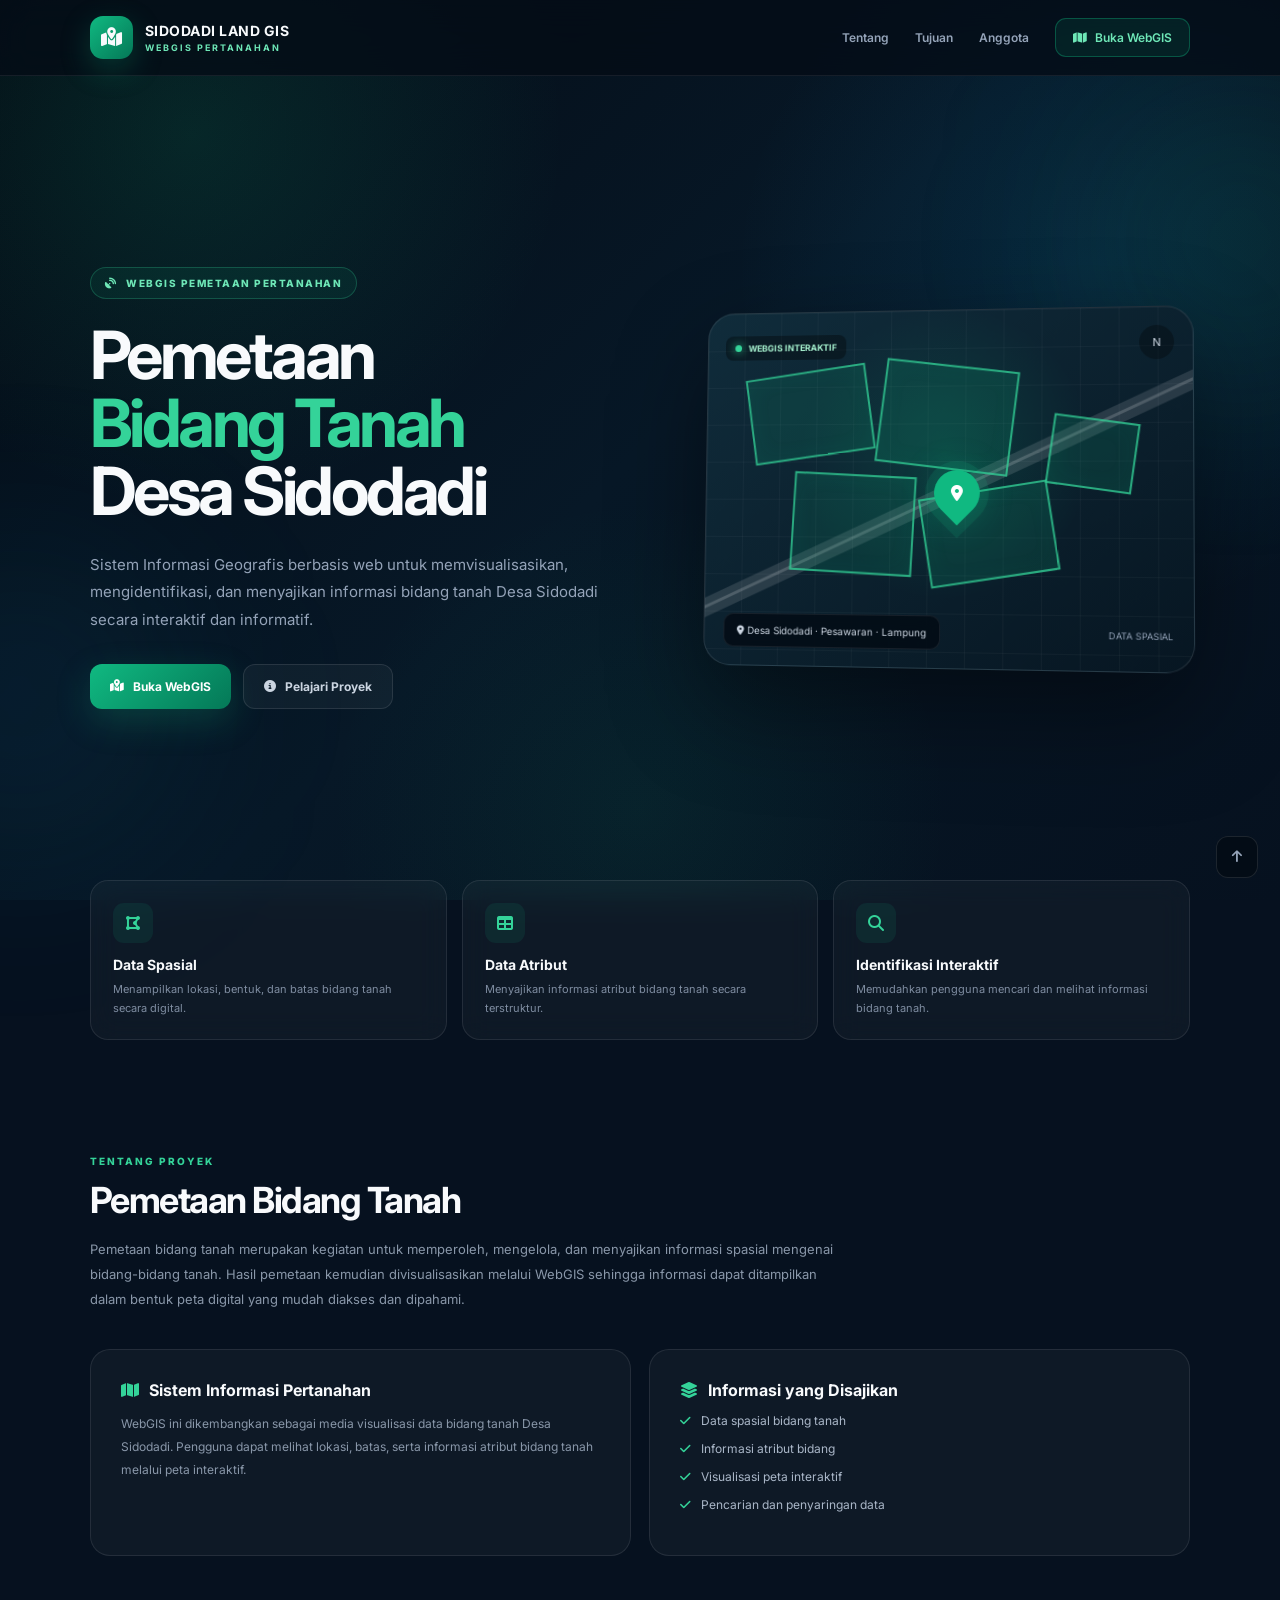
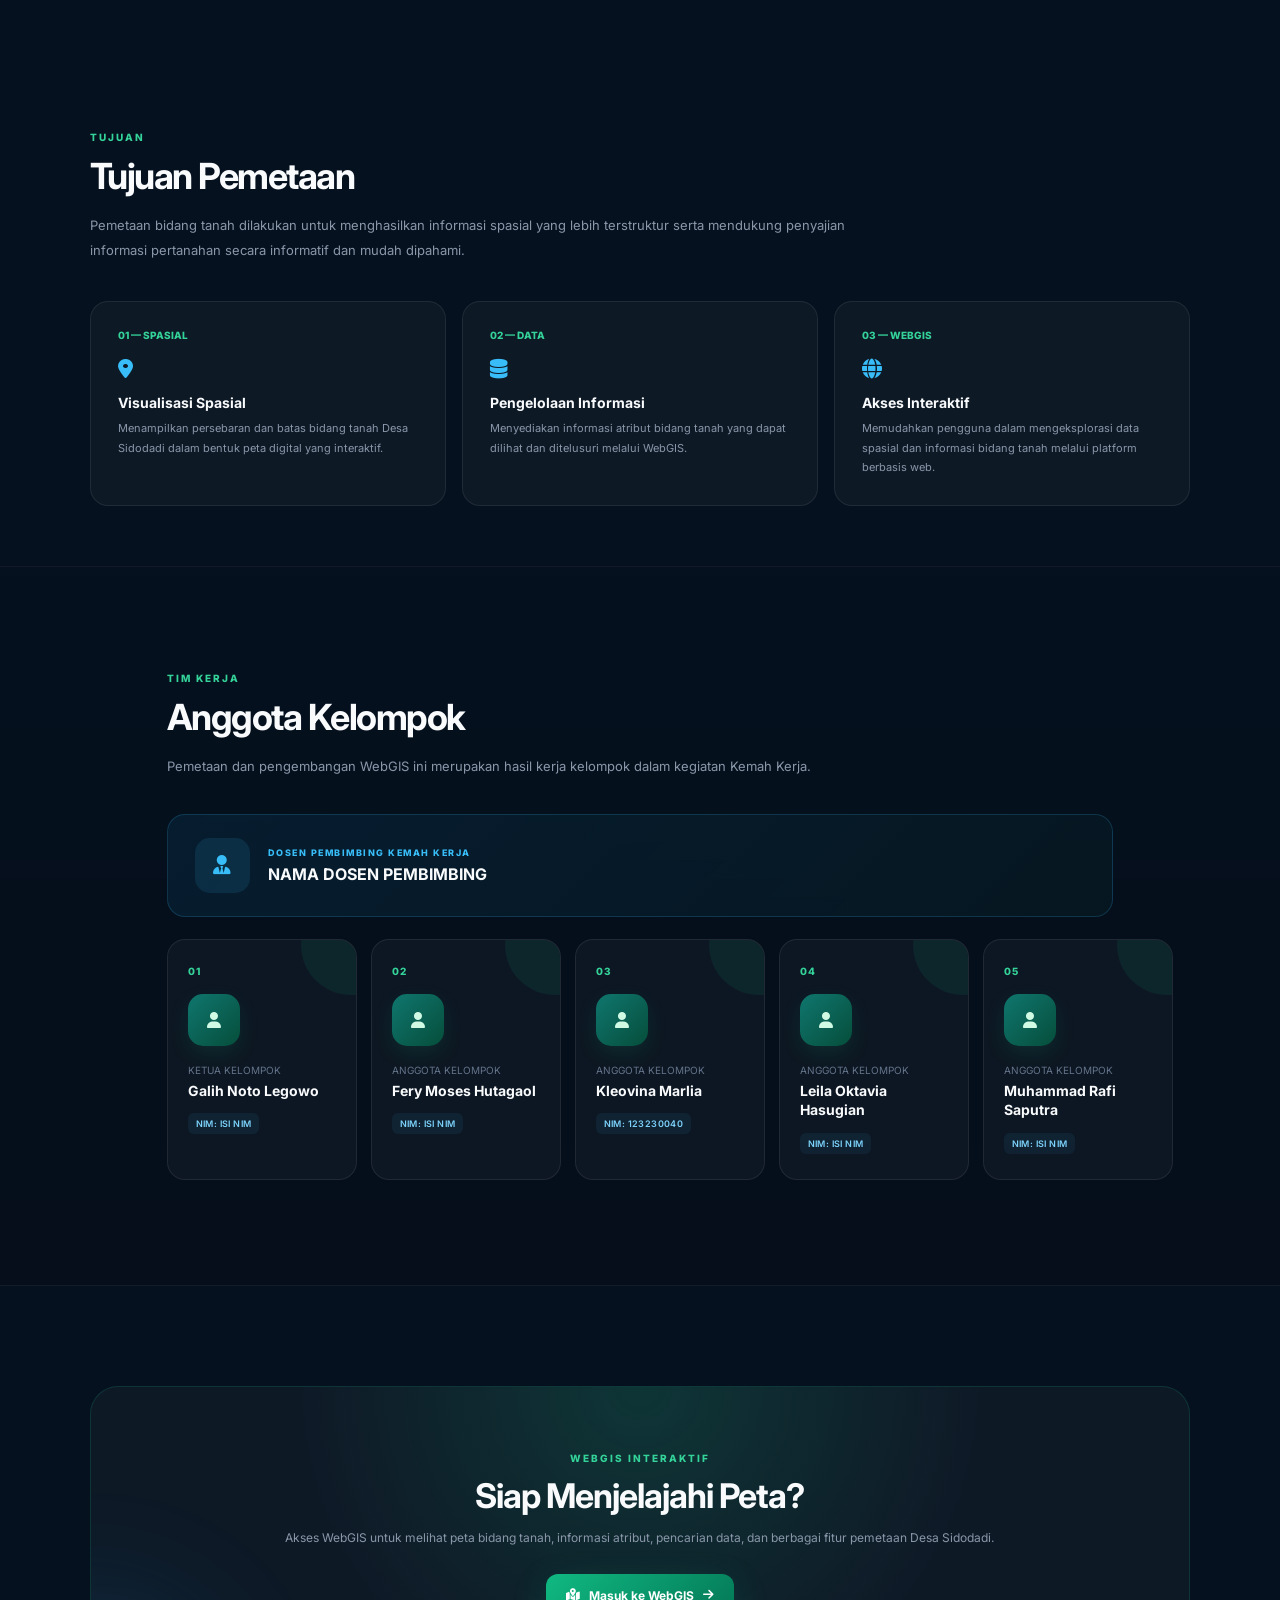
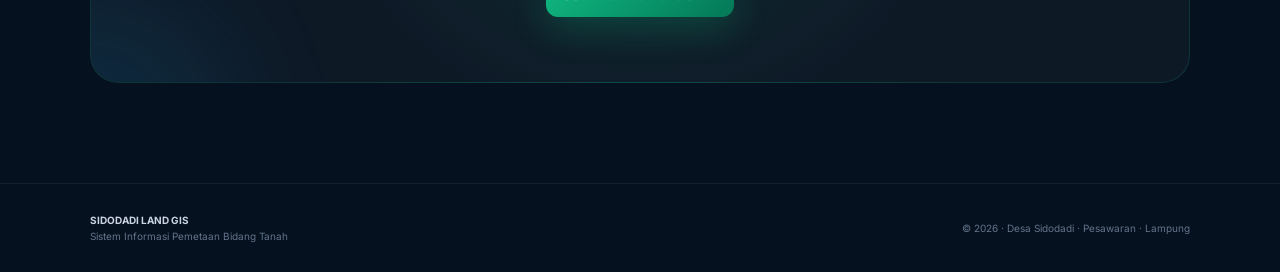
<file: index.html>
<!DOCTYPE html>
<html lang="id">
<head>
    <meta charset="UTF-8">
    <meta name="viewport" content="width=device-width, initial-scale=1.0">

    <title>SIDODADI LAND GIS | Pemetaan Bidang Tanah</title>

    <!-- GOOGLE FONT -->
    <link rel="preconnect" href="https://fonts.googleapis.com">
    <link rel="preconnect" href="https://fonts.gstatic.com" crossorigin>
    <link href="https://fonts.googleapis.com/css2?family=Inter:wght@400;500;600;700;800&display=swap" rel="stylesheet">

    <!-- FONT AWESOME -->
    <link
        rel="stylesheet"
        href="https://cdnjs.cloudflare.com/ajax/libs/font-awesome/6.5.2/css/all.min.css"
    >

    <style>
        /* =========================================================
           RESET
        ========================================================= */

        * {
            margin: 0;
            padding: 0;
            box-sizing: border-box;
        }

        html {
            scroll-behavior: smooth;
        }

        body {
            font-family: "Inter", sans-serif;
            background: #06111f;
            color: #f8fafc;
            overflow-x: hidden;
        }

        a {
            text-decoration: none;
            color: inherit;
        }

        /* =========================================================
           VARIABLES
        ========================================================= */

        :root {
            --green: #10b981;
            --green-light: #34d399;
            --green-dark: #047857;
            --blue: #38bdf8;
            --bg: #06111f;
            --bg2: #091827;
            --card: rgba(255,255,255,0.045);
            --border: rgba(255,255,255,0.09);
            --text: #f8fafc;
            --muted: #94a3b8;
        }

        /* =========================================================
           BACKGROUND
        ========================================================= */

        body::before {
            content: "";
            position: fixed;
            inset: 0;
            pointer-events: none;
            z-index: -2;
            background:
                radial-gradient(
                    circle at 15% 15%,
                    rgba(16,185,129,0.14),
                    transparent 28%
                ),
                radial-gradient(
                    circle at 85% 30%,
                    rgba(14,165,233,0.12),
                    transparent 28%
                ),
                radial-gradient(
                    circle at 50% 90%,
                    rgba(16,185,129,0.08),
                    transparent 30%
                ),
                linear-gradient(
                    135deg,
                    #040b14,
                    #071827 50%,
                    #06111f
                );
        }

        .grid-bg {
            position: fixed;
            inset: 0;
            z-index: -1;
            pointer-events: none;
            opacity: .18;
            background-image:
                linear-gradient(
                    rgba(255,255,255,.04) 1px,
                    transparent 1px
                ),
                linear-gradient(
                    90deg,
                    rgba(255,255,255,.04) 1px,
                    transparent 1px
                );
            background-size: 60px 60px;
            mask-image: linear-gradient(
                to bottom,
                black,
                transparent 90%
            );
        }

        .orb {
            position: fixed;
            border-radius: 50%;
            filter: blur(100px);
            pointer-events: none;
            z-index: -1;
        }

        .orb.one {
            width: 280px;
            height: 280px;
            background: rgba(16,185,129,.12);
            top: 100px;
            right: -100px;
        }

        .orb.two {
            width: 300px;
            height: 300px;
            background: rgba(14,165,233,.09);
            bottom: 50px;
            left: -130px;
        }

        /* =========================================================
           NAVBAR
        ========================================================= */

        .navbar {
            position: sticky;
            top: 0;
            z-index: 1000;

            height: 76px;
            padding: 0 7%;

            display: flex;
            align-items: center;
            justify-content: space-between;

            background: rgba(4,12,22,.78);
            border-bottom: 1px solid rgba(255,255,255,.07);

            backdrop-filter: blur(20px);
        }

        .brand {
            display: flex;
            align-items: center;
            gap: 12px;
        }

        .brand-icon {
            width: 43px;
            height: 43px;

            display: flex;
            align-items: center;
            justify-content: center;

            border-radius: 13px;

            background: linear-gradient(
                135deg,
                #10b981,
                #047857
            );

            box-shadow:
                0 10px 30px rgba(16,185,129,.25);
        }

        .brand-icon i {
            font-size: 19px;
        }

        .brand-text strong {
            display: block;
            font-size: 14px;
            letter-spacing: .5px;
        }

        .brand-text span {
            display: block;
            margin-top: 3px;
            color: #6ee7b7;
            font-size: 9px;
            font-weight: 700;
            letter-spacing: 2px;
        }

        .nav-menu {
            display: flex;
            align-items: center;
            gap: 26px;
        }

        .nav-menu a {
            color: #94a3b8;
            font-size: 12px;
            font-weight: 600;
            transition: .25s;
        }

        .nav-menu a:hover {
            color: white;
        }

        .nav-webgis {
            display: flex !important;
            align-items: center;
            gap: 8px;

            padding: 11px 17px;

            border: 1px solid rgba(16,185,129,.35);
            border-radius: 11px;

            background: rgba(16,185,129,.10);
            color: #6ee7b7 !important;
        }

        .nav-webgis:hover {
            background: #10b981;
            color: white !important;
            transform: translateY(-2px);
        }

        /* =========================================================
           HERO
        ========================================================= */

        .hero {
            width: 86%;
            max-width: 1250px;
            min-height: calc(100vh - 76px);

            margin: auto;

            display: grid;
            grid-template-columns: 1.05fr .95fr;
            align-items: center;

            gap: 65px;
            padding: 70px 0;
        }

        .hero-content {
            animation: fadeUp .8s ease both;
        }

        @keyframes fadeUp {
            from {
                opacity: 0;
                transform: translateY(25px);
            }

            to {
                opacity: 1;
                transform: translateY(0);
            }
        }

        .badge {
            display: inline-flex;
            align-items: center;
            gap: 9px;

            padding: 9px 14px;

            border: 1px solid rgba(52,211,153,.25);
            border-radius: 30px;

            background: rgba(16,185,129,.08);

            color: #6ee7b7;

            font-size: 10px;
            font-weight: 800;
            letter-spacing: 1.5px;

            margin-bottom: 23px;
        }

        .badge i {
            font-size: 11px;
        }

        .hero h1 {
            font-size: clamp(42px, 5.2vw, 72px);
            line-height: 1.02;
            letter-spacing: -3.5px;
            margin-bottom: 25px;
        }

        .hero h1 .green {
            display: block;
            color: var(--green-light);
        }

        .hero-description {
            max-width: 650px;

            color: #94a3b8;

            font-size: 15px;
            line-height: 1.85;

            margin-bottom: 30px;
        }

        .hero-buttons {
            display: flex;
            flex-wrap: wrap;
            gap: 12px;
        }

        .btn {
            display: inline-flex;
            align-items: center;
            justify-content: center;
            gap: 9px;

            padding: 14px 20px;

            border-radius: 12px;

            font-size: 12px;
            font-weight: 700;

            transition: .25s;
        }

        .btn-primary {
            background: linear-gradient(
                135deg,
                #10b981,
                #047857
            );

            color: white;

            box-shadow:
                0 12px 35px rgba(16,185,129,.22);
        }

        .btn-primary:hover {
            transform: translateY(-3px);
            box-shadow:
                0 18px 40px rgba(16,185,129,.32);
        }

        .btn-secondary {
            border: 1px solid rgba(255,255,255,.10);
            background: rgba(255,255,255,.04);
            color: #cbd5e1;
        }

        .btn-secondary:hover {
            background: rgba(255,255,255,.08);
            color: white;
        }

        /* =========================================================
           HERO MAP
        ========================================================= */

        .hero-map {
            position: relative;
            height: 470px;

            display: flex;
            align-items: center;
            justify-content: center;

            animation: fadeMap 1s ease .15s both;
        }

        @keyframes fadeMap {
            from {
                opacity: 0;
                transform: scale(.94);
            }

            to {
                opacity: 1;
                transform: scale(1);
            }
        }

        .map-card {
            width: 100%;
            max-width: 500px;
            height: 360px;

            position: relative;
            overflow: hidden;

            border-radius: 28px;

            border: 1px solid rgba(255,255,255,.11);

            background:
                linear-gradient(
                    145deg,
                    #102c3b,
                    #071622
                );

            box-shadow:
                0 40px 100px rgba(0,0,0,.42);

            transform:
                perspective(1200px)
                rotateY(-7deg)
                rotateX(3deg);
        }

        .map-card::before {
            content: "";
            position: absolute;
            inset: 0;

            background:
                radial-gradient(
                    circle at 50% 40%,
                    rgba(16,185,129,.16),
                    transparent 45%
                );
        }

        .map-grid {
            position: absolute;
            inset: 0;

            opacity: .20;

            background-image:
                linear-gradient(
                    rgba(255,255,255,.18) 1px,
                    transparent 1px
                ),
                linear-gradient(
                    90deg,
                    rgba(255,255,255,.18) 1px,
                    transparent 1px
                );

            background-size: 38px 38px;
        }

        .road {
            position: absolute;

            width: 125%;
            height: 18px;

            left: -10%;
            top: 48%;

            background: rgba(255,255,255,.12);

            transform: rotate(-25deg);
        }

        .road::after {
            content: "";

            position: absolute;

            left: 0;
            right: 0;
            top: 7px;

            height: 3px;

            background: rgba(255,255,255,.17);
        }

        .parcel {
            position: absolute;

            border: 2px solid rgba(52,211,153,.75);

            background: rgba(16,185,129,.14);

            box-shadow:
                inset 0 0 25px rgba(16,185,129,.06);
        }

        .p1 {
            width: 125px;
            height: 88px;
            left: 45px;
            top: 60px;
            transform: rotate(-8deg);
        }

        .p2 {
            width: 135px;
            height: 105px;
            left: 180px;
            top: 55px;
            transform: rotate(7deg);
        }

        .p3 {
            width: 125px;
            height: 100px;
            left: 90px;
            top: 165px;
            transform: rotate(3deg);
        }

        .p4 {
            width: 130px;
            height: 90px;
            left: 225px;
            top: 180px;
            transform: rotate(-9deg);
        }

        .p5 {
            width: 85px;
            height: 70px;
            left: 350px;
            top: 110px;
            transform: rotate(8deg);
        }

        .pin {
            position: absolute;

            width: 46px;
            height: 46px;

            left: 48%;
            top: 45%;

            display: flex;
            align-items: center;
            justify-content: center;

            border-radius: 50% 50% 50% 0;

            background: #10b981;

            transform: rotate(-45deg);

            box-shadow:
                0 0 0 9px rgba(16,185,129,.13),
                0 0 35px rgba(16,185,129,.3);
        }

        .pin i {
            transform: rotate(45deg);
            color: white;
        }

        .map-top {
            position: absolute;
            top: 18px;
            left: 18px;
            right: 18px;

            display: flex;
            justify-content: space-between;
            align-items: center;
        }

        .live {
            display: flex;
            align-items: center;
            gap: 7px;

            padding: 7px 10px;

            border-radius: 8px;

            background: rgba(0,0,0,.35);

            color: #a7f3d0;

            font-size: 9px;
            font-weight: 700;
        }

        .live-dot {
            width: 7px;
            height: 7px;

            border-radius: 50%;

            background: #34d399;

            box-shadow: 0 0 10px #34d399;
        }

        .north {
            width: 34px;
            height: 34px;

            display: flex;
            align-items: center;
            justify-content: center;

            border-radius: 50%;

            background: rgba(0,0,0,.3);

            color: #cbd5e1;

            font-size: 11px;
        }

        .map-bottom {
            position: absolute;

            left: 20px;
            right: 20px;
            bottom: 18px;

            display: flex;
            justify-content: space-between;
            align-items: center;
        }

        .location-label {
            padding: 10px 13px;

            border-radius: 10px;

            background: rgba(2,10,18,.78);
            border: 1px solid rgba(255,255,255,.08);

            backdrop-filter: blur(10px);

            color: #cbd5e1;

            font-size: 10px;
        }

        .scale {
            color: #94a3b8;
            font-size: 9px;
        }

        /* =========================================================
           QUICK INFO
        ========================================================= */

        .quick-info {
            width: 86%;
            max-width: 1250px;

            margin: -20px auto 0;

            display: grid;
            grid-template-columns: repeat(3,1fr);

            gap: 15px;

            position: relative;
            z-index: 5;
        }

        .quick-card {
            padding: 22px;

            border: 1px solid var(--border);
            border-radius: 18px;

            background: rgba(255,255,255,.035);

            backdrop-filter: blur(14px);

            transition: .25s;
        }

        .quick-card:hover {
            transform: translateY(-5px);
            border-color: rgba(52,211,153,.25);
        }

        .quick-icon {
            width: 40px;
            height: 40px;

            display: flex;
            align-items: center;
            justify-content: center;

            border-radius: 11px;

            background: rgba(16,185,129,.10);

            color: #34d399;

            margin-bottom: 13px;
        }

        .quick-card h3 {
            font-size: 14px;
            margin-bottom: 7px;
        }

        .quick-card p {
            color: #7f8da1;
            font-size: 11px;
            line-height: 1.7;
        }

        /* =========================================================
           SECTION
        ========================================================= */

        .section {
            width: 86%;
            max-width: 1250px;

            margin: auto;

            padding: 115px 0 60px;
        }

        .section-label {
            display: block;

            margin-bottom: 11px;

            color: #34d399;

            font-size: 10px;
            font-weight: 800;

            letter-spacing: 2px;
        }

        .section-title {
            font-size: 36px;
            letter-spacing: -1.5px;

            margin-bottom: 15px;
        }

        .section-description {
            max-width: 760px;

            color: #8997a9;

            font-size: 13px;
            line-height: 1.9;
        }

        /* =========================================================
           ABOUT
        ========================================================= */

        .about-grid {
            display: grid;
            grid-template-columns: 1fr 1fr;

            gap: 18px;

            margin-top: 38px;
        }

        .about-card {
            padding: 30px;

            border: 1px solid var(--border);
            border-radius: 20px;

            background: rgba(255,255,255,.035);

            transition: .25s;
        }

        .about-card:hover {
            transform: translateY(-4px);
            border-color: rgba(52,211,153,.22);
        }

        .about-card h3 {
            display: flex;
            align-items: center;
            gap: 10px;

            font-size: 16px;

            margin-bottom: 13px;
        }

        .about-card h3 i {
            color: #34d399;
        }

        .about-card p {
            color: #8997a9;

            font-size: 12px;
            line-height: 1.9;
        }

        .about-list {
            list-style: none;
        }

        .about-list li {
            display: flex;
            gap: 10px;

            margin-bottom: 13px;

            color: #aab7c8;

            font-size: 12px;
        }

        .about-list i {
            color: #34d399;
            margin-top: 2px;
        }

        /* =========================================================
           TEAM SECTION
        ========================================================= */

        .team-section {
            width: 100%;

            padding: 105px 7%;

            background:
                linear-gradient(
                    180deg,
                    transparent,
                    rgba(0,0,0,.15)
                );

            border-top: 1px solid rgba(255,255,255,.05);
            border-bottom: 1px solid rgba(255,255,255,.05);
        }

        .team-inner {
            width: 86%;
            max-width: 1250px;
            margin: auto;
        }

        /* DOSEN */

        .advisor {
            margin-top: 35px;

            display: flex;
            align-items: center;
            gap: 18px;

            padding: 23px 27px;

            border-radius: 18px;

            border: 1px solid rgba(56,189,248,.18);

            background:
                linear-gradient(
                    135deg,
                    rgba(14,165,233,.09),
                    rgba(16,185,129,.04)
                );
        }

        .advisor-icon {
            width: 55px;
            height: 55px;

            flex-shrink: 0;

            display: flex;
            align-items: center;
            justify-content: center;

            border-radius: 15px;

            background: rgba(56,189,248,.11);

            color: #38bdf8;

            font-size: 20px;
        }

        .advisor small {
            display: block;

            margin-bottom: 6px;

            color: #38bdf8;

            font-size: 9px;
            font-weight: 800;

            letter-spacing: 1.5px;
        }

        .advisor strong {
            font-size: 16px;
        }

        /* MEMBERS */

        .team-list {
            display: grid;

            grid-template-columns:
                repeat(5, minmax(190px,1fr));

            gap: 14px;

            margin-top: 22px;
        }

        .member {
            position: relative;

            min-height: 210px;

            padding: 25px 20px;

            overflow: hidden;

            border: 1px solid rgba(255,255,255,.08);
            border-radius: 18px;

            background: rgba(255,255,255,.035);

            transition: .3s;
        }

        .member::before {
            content: "";

            position: absolute;

            width: 100px;
            height: 100px;

            right: -45px;
            top: -45px;

            border-radius: 50%;

            background: rgba(16,185,129,.09);
        }

        .member:hover {
            transform: translateY(-8px);

            border-color: rgba(52,211,153,.28);

            box-shadow:
                0 20px 45px rgba(0,0,0,.2);
        }

        .member-number {
            color: #34d399;

            font-size: 10px;
            font-weight: 800;

            letter-spacing: 1px;

            margin-bottom: 17px;
        }

        .member-avatar {
            width: 52px;
            height: 52px;

            display: flex;
            align-items: center;
            justify-content: center;

            border-radius: 15px;

            background:
                linear-gradient(
                    135deg,
                    #0f766e,
                    #064e3b
                );

            color: #d1fae5;

            margin-bottom: 18px;

            box-shadow:
                0 8px 20px rgba(16,185,129,.12);
        }

        .member h3 {
            font-size: 14px;

            line-height: 1.4;

            margin-bottom: 8px;
        }

        .member .role {
            display: block;

            color: #64748b;

            font-size: 10px;

            margin-bottom: 5px;
        }

        .member .nim {
            display: inline-block;

            margin-top: 5px;

            padding: 5px 8px;

            border-radius: 6px;

            background: rgba(56,189,248,.07);

            color: #7dd3fc;

            font-size: 9px;
            font-weight: 600;

            letter-spacing: .4px;
        }

        /* =========================================================
           PURPOSE
        ========================================================= */

        .purpose-grid {
            display: grid;

            grid-template-columns:
                repeat(3,1fr);

            gap: 16px;

            margin-top: 38px;
        }

        .purpose-card {
            padding: 27px;

            border-radius: 18px;

            border: 1px solid rgba(255,255,255,.08);

            background: rgba(255,255,255,.035);

            transition: .25s;
        }

        .purpose-card:hover {
            transform: translateY(-5px);
            border-color: rgba(52,211,153,.22);
        }

        .purpose-number {
            color: #34d399;

            font-size: 10px;
            font-weight: 800;

            margin-bottom: 18px;
        }

        .purpose-card i {
            color: #38bdf8;

            font-size: 20px;

            margin-bottom: 15px;
        }

        .purpose-card h3 {
            font-size: 14px;
            margin-bottom: 8px;
        }

        .purpose-card p {
            color: #8997a9;

            font-size: 11px;
            line-height: 1.8;
        }

        /* =========================================================
           CTA
        ========================================================= */

        .cta {
            width: 86%;
            max-width: 1250px;

            margin: 100px auto;

            padding: 65px 30px;

            text-align: center;

            position: relative;
            overflow: hidden;

            border-radius: 28px;

            border: 1px solid rgba(16,185,129,.18);

            background:
                radial-gradient(
                    circle at 50% 0%,
                    rgba(16,185,129,.18),
                    transparent 55%
                ),
                rgba(255,255,255,.035);
        }

        .cta::before {
            content: "";

            position: absolute;

            width: 300px;
            height: 300px;

            left: -150px;
            bottom: -200px;

            border-radius: 50%;

            background: rgba(14,165,233,.10);

            filter: blur(50px);
        }

        .cta h2 {
            font-size: 34px;

            letter-spacing: -1px;

            margin-bottom: 11px;
        }

        .cta p {
            color: #8997a9;

            font-size: 12px;
            line-height: 1.8;

            margin-bottom: 25px;
        }

        /* =========================================================
           FOOTER
        ========================================================= */

        footer {
            padding: 30px 7%;

            border-top: 1px solid rgba(255,255,255,.06);

            display: flex;
            align-items: center;
            justify-content: space-between;

            gap: 20px;

            color: #64748b;

            font-size: 10px;
        }

        footer strong {
            display: block;

            color: #cbd5e1;

            margin-bottom: 4px;
        }

        /* =========================================================
           SCROLL TOP
        ========================================================= */

        .scroll-top {
            position: fixed;

            right: 22px;
            bottom: 22px;

            width: 42px;
            height: 42px;

            display: flex;
            align-items: center;
            justify-content: center;

            border: 1px solid rgba(255,255,255,.1);
            border-radius: 12px;

            background: rgba(4,12,22,.85);

            color: #94a3b8;

            cursor: pointer;

            z-index: 999;

            backdrop-filter: blur(12px);

            transition: .25s;
        }

        .scroll-top:hover {
            color: white;
            background: #10b981;
            transform: translateY(-3px);
        }

        /* =========================================================
           RESPONSIVE
        ========================================================= */

        @media (max-width: 1100px) {

            .hero {
                grid-template-columns: 1fr;
                padding-top: 65px;
            }

            .hero-content {
                text-align: center;
            }

            .hero-description {
                margin-left: auto;
                margin-right: auto;
            }

            .hero-buttons {
                justify-content: center;
            }

            .hero-map {
                height: 400px;
            }

            .team-list {
                grid-template-columns:
                    repeat(3,1fr);
            }
        }

        @media (max-width: 850px) {

            .nav-menu a:not(.nav-webgis) {
                display: none;
            }

            .quick-info {
                grid-template-columns: 1fr;
            }

            .about-grid {
                grid-template-columns: 1fr;
            }

            .purpose-grid {
                grid-template-columns: 1fr;
            }

            .team-list {
                grid-template-columns:
                    repeat(2,1fr);
            }
        }

        @media (max-width: 600px) {

            .navbar {
                padding: 0 5%;
            }

            .brand-text strong {
                font-size: 12px;
            }

            .hero,
            .quick-info,
            .cta {
                width: 90%;
            }

            .hero {
                padding-top: 50px;
            }

            .hero h1 {
                font-size: 43px;
                letter-spacing: -2px;
            }

            .hero-description {
                font-size: 13px;
            }

            .hero-map {
                height: 320px;
            }

            .map-card {
                height: 270px;
                transform: none;
            }

            .p1 {
                left: 25px;
                top: 40px;
                width: 90px;
                height: 65px;
            }

            .p2 {
                left: 120px;
                top: 40px;
                width: 100px;
                height: 75px;
            }

            .p3 {
                left: 65px;
                top: 120px;
                width: 95px;
                height: 75px;
            }

            .p4 {
                left: 165px;
                top: 135px;
                width: 95px;
                height: 70px;
            }

            .p5 {
                display: none;
            }

            .section {
                width: 90%;
                padding: 80px 0 40px;
            }

            .team-section {
                padding: 80px 5%;
            }

            .team-inner {
                width: 100%;
            }

            .team-list {
                grid-template-columns: 1fr;
            }

            .advisor {
                align-items: flex-start;
            }

            .section-title {
                font-size: 29px;
            }

            .cta {
                padding: 45px 20px;
            }

            .cta h2 {
                font-size: 27px;
            }

            footer {
                flex-direction: column;
                align-items: flex-start;
            }
        }
    </style>
</head>

<body>

<div class="grid-bg"></div>
<div class="orb one"></div>
<div class="orb two"></div>


<!-- =========================================================
     NAVBAR
========================================================= -->

<nav class="navbar">

    <a href="#" class="brand">

        <div class="brand-icon">
            <i class="fa-solid fa-map-location-dot"></i>
        </div>

        <div class="brand-text">
            <strong>SIDODADI LAND GIS</strong>
            <span>WEBGIS PERTANAHAN</span>
        </div>

    </a>

    <div class="nav-menu">

        <a href="#tentang">
            Tentang
        </a>

        <a href="#tujuan">
            Tujuan
        </a>

        <a href="#anggota">
            Anggota
        </a>

        <!-- ✅ DIPERBAIKI: mengarah ke webgis.html -->

        <a href="webgis.html" class="nav-webgis">
            <i class="fa-solid fa-map"></i>
            Buka WebGIS
        </a>

    </div>

</nav>


<!-- =========================================================
     HERO
========================================================= -->

<section class="hero">

    <div class="hero-content">

        <div class="badge">
            <i class="fa-solid fa-satellite-dish"></i>
            WEBGIS PEMETAAN PERTANAHAN
        </div>

        <h1>
            Pemetaan
            <span class="green">Bidang Tanah</span>
            Desa Sidodadi
        </h1>

        <p class="hero-description">

            Sistem Informasi Geografis berbasis web untuk
            memvisualisasikan, mengidentifikasi, dan menyajikan
            informasi bidang tanah Desa Sidodadi secara
            interaktif dan informatif.

        </p>

        <div class="hero-buttons">

            <!-- ✅ DIPERBAIKI: mengarah ke webgis.html -->

            <a href="webgis.html" class="btn btn-primary">
                <i class="fa-solid fa-map-location-dot"></i>
                Buka WebGIS
            </a>

            <a href="#tentang" class="btn btn-secondary">
                <i class="fa-solid fa-circle-info"></i>
                Pelajari Proyek
            </a>

        </div>

    </div>


    <!-- VISUALISASI PETA -->

    <div class="hero-map">

        <div class="map-card">

            <div class="map-grid"></div>

            <div class="road"></div>

            <div class="parcel p1"></div>
            <div class="parcel p2"></div>
            <div class="parcel p3"></div>
            <div class="parcel p4"></div>
            <div class="parcel p5"></div>

            <div class="map-top">

                <div class="live">
                    <span class="live-dot"></span>
                    WEBGIS INTERAKTIF
                </div>

                <div class="north">
                    N
                </div>

            </div>

            <div class="pin">
                <i class="fa-solid fa-location-dot"></i>
            </div>

            <div class="map-bottom">

                <div class="location-label">
                    <i class="fa-solid fa-location-dot"></i>
                    Desa Sidodadi · Pesawaran · Lampung
                </div>

                <div class="scale">
                    DATA SPASIAL
                </div>

            </div>

        </div>

    </div>

</section>


<!-- =========================================================
     QUICK INFO
========================================================= -->

<div class="quick-info">

    <div class="quick-card">

        <div class="quick-icon">
            <i class="fa-solid fa-draw-polygon"></i>
        </div>

        <h3>
            Data Spasial
        </h3>

        <p>
            Menampilkan lokasi, bentuk, dan batas
            bidang tanah secara digital.
        </p>

    </div>


    <div class="quick-card">

        <div class="quick-icon">
            <i class="fa-solid fa-table"></i>
        </div>

        <h3>
            Data Atribut
        </h3>

        <p>
            Menyajikan informasi atribut bidang
            tanah secara terstruktur.
        </p>

    </div>


    <div class="quick-card">

        <div class="quick-icon">
            <i class="fa-solid fa-magnifying-glass"></i>
        </div>

        <h3>
            Identifikasi Interaktif
        </h3>

        <p>
            Memudahkan pengguna mencari dan melihat
            informasi bidang tanah.
        </p>

    </div>

</div>


<!-- =========================================================
     TENTANG
========================================================= -->

<section class="section" id="tentang">

    <span class="section-label">
        TENTANG PROYEK
    </span>

    <h2 class="section-title">
        Pemetaan Bidang Tanah
    </h2>

    <p class="section-description">

        Pemetaan bidang tanah merupakan kegiatan untuk
        memperoleh, mengelola, dan menyajikan informasi
        spasial mengenai bidang-bidang tanah. Hasil pemetaan
        kemudian divisualisasikan melalui WebGIS sehingga
        informasi dapat ditampilkan dalam bentuk peta digital
        yang mudah diakses dan dipahami.

    </p>


    <div class="about-grid">

        <div class="about-card">

            <h3>
                <i class="fa-solid fa-map"></i>
                Sistem Informasi Pertanahan
            </h3>

            <p>

                WebGIS ini dikembangkan sebagai media
                visualisasi data bidang tanah Desa Sidodadi.
                Pengguna dapat melihat lokasi, batas,
                serta informasi atribut bidang tanah
                melalui peta interaktif.

            </p>

        </div>


        <div class="about-card">

            <h3>
                <i class="fa-solid fa-layer-group"></i>
                Informasi yang Disajikan
            </h3>

            <ul class="about-list">

                <li>
                    <i class="fa-solid fa-check"></i>
                    Data spasial bidang tanah
                </li>

                <li>
                    <i class="fa-solid fa-check"></i>
                    Informasi atribut bidang
                </li>

                <li>
                    <i class="fa-solid fa-check"></i>
                    Visualisasi peta interaktif
                </li>

                <li>
                    <i class="fa-solid fa-check"></i>
                    Pencarian dan penyaringan data
                </li>

            </ul>

        </div>

    </div>

</section>


<!-- =========================================================
     TUJUAN
========================================================= -->

<section class="section" id="tujuan">

    <span class="section-label">
        TUJUAN
    </span>

    <h2 class="section-title">
        Tujuan Pemetaan
    </h2>

    <p class="section-description">

        Pemetaan bidang tanah dilakukan untuk menghasilkan
        informasi spasial yang lebih terstruktur serta
        mendukung penyajian informasi pertanahan secara
        informatif dan mudah dipahami.

    </p>


    <div class="purpose-grid">

        <div class="purpose-card">

            <div class="purpose-number">
                01 — SPASIAL
            </div>

            <i class="fa-solid fa-location-dot"></i>

            <h3>
                Visualisasi Spasial
            </h3>

            <p>
                Menampilkan persebaran dan batas bidang
                tanah Desa Sidodadi dalam bentuk peta
                digital yang interaktif.
            </p>

        </div>


        <div class="purpose-card">

            <div class="purpose-number">
                02 — DATA
            </div>

            <i class="fa-solid fa-database"></i>

            <h3>
                Pengelolaan Informasi
            </h3>

            <p>
                Menyediakan informasi atribut bidang
                tanah yang dapat dilihat dan ditelusuri
                melalui WebGIS.
            </p>

        </div>


        <div class="purpose-card">

            <div class="purpose-number">
                03 — WEBGIS
            </div>

            <i class="fa-solid fa-globe"></i>

            <h3>
                Akses Interaktif
            </h3>

            <p>
                Memudahkan pengguna dalam mengeksplorasi
                data spasial dan informasi bidang tanah
                melalui platform berbasis web.
            </p>

        </div>

    </div>

</section>


<!-- =========================================================
     ANGGOTA KELOMPOK
========================================================= -->

<section class="team-section" id="anggota">

    <div class="team-inner">

        <span class="section-label">
            TIM KERJA
        </span>

        <h2 class="section-title">
            Anggota Kelompok
        </h2>

        <p class="section-description">

            Pemetaan dan pengembangan WebGIS ini merupakan
            hasil kerja kelompok dalam kegiatan Kemah Kerja.

        </p>


        <!-- =====================================================
             DOSEN PEMBIMBING
        ====================================================== -->

        <div class="advisor">

            <div class="advisor-icon">
                <i class="fa-solid fa-user-tie"></i>
            </div>

            <div>

                <small>
                    DOSEN PEMBIMBING KEMAH KERJA
                </small>

                <!-- GANTI NAMA DOSEN DI SINI -->

                <strong>
                    NAMA DOSEN PEMBIMBING
                </strong>

            </div>

        </div>


        <!-- =====================================================
             ANGGOTA
        ====================================================== -->

        <div class="team-list">


            <!-- ANGGOTA 01 -->

            <div class="member">

                <div class="member-number">
                    01
                </div>

                <div class="member-avatar">
                    <i class="fa-solid fa-user"></i>
                </div>

                <span class="role">
                    KETUA KELOMPOK
                </span>

                <h3>
                    Galih Noto Legowo
                </h3>

                <!-- GANTI NIM -->

                <span class="nim">
                    NIM: ISI NIM
                </span>

            </div>


            <!-- ANGGOTA 02 -->

            <div class="member">

                <div class="member-number">
                    02
                </div>

                <div class="member-avatar">
                    <i class="fa-solid fa-user"></i>
                </div>

                <span class="role">
                    ANGGOTA KELOMPOK
                </span>

                <h3>
                    Fery Moses Hutagaol
                </h3>

                <!-- GANTI NIM -->

                <span class="nim">
                    NIM: ISI NIM
                </span>

            </div>


            <!-- ANGGOTA 03 -->

            <div class="member">

                <div class="member-number">
                    03
                </div>

                <div class="member-avatar">
                    <i class="fa-solid fa-user"></i>
                </div>

                <span class="role">
                    ANGGOTA KELOMPOK
                </span>

                <h3>
                    Kleovina Marlia
                </h3>

                <!-- NIM SUDAH DIISI -->

                <span class="nim">
                    NIM: 123230040
                </span>

            </div>


            <!-- ANGGOTA 04 -->

            <div class="member">

                <div class="member-number">
                    04
                </div>

                <div class="member-avatar">
                    <i class="fa-solid fa-user"></i>
                </div>

                <span class="role">
                    ANGGOTA KELOMPOK
                </span>

                <h3>
                    Leila Oktavia Hasugian
                </h3>

                <!-- GANTI NIM -->

                <span class="nim">
                    NIM: ISI NIM
                </span>

            </div>


            <!-- ANGGOTA 05 -->

            <div class="member">

                <div class="member-number">
                    05
                </div>

                <div class="member-avatar">
                    <i class="fa-solid fa-user"></i>
                </div>

                <span class="role">
                    ANGGOTA KELOMPOK
                </span>

                <h3>
                    Muhammad Rafi Saputra
                </h3>

                <!-- GANTI NIM -->

                <span class="nim">
                    NIM: ISI NIM
                </span>

            </div>


        </div>

    </div>

</section>


<!-- =========================================================
     CTA WEBGIS
========================================================= -->

<section class="cta">

    <span class="section-label">
        WEBGIS INTERAKTIF
    </span>

    <h2>
        Siap Menjelajahi Peta?
    </h2>

    <p>

        Akses WebGIS untuk melihat peta bidang tanah,
        informasi atribut, pencarian data, dan berbagai
        fitur pemetaan Desa Sidodadi.

    </p>

    <!-- ✅ DIPERBAIKI: mengarah ke webgis.html -->

    <a href="webgis.html" class="btn btn-primary">

        <i class="fa-solid fa-map-location-dot"></i>

        Masuk ke WebGIS

        <i class="fa-solid fa-arrow-right"></i>

    </a>

</section>


<!-- =========================================================
     FOOTER
========================================================= -->

<footer>

    <div>

        <strong>
            SIDODADI LAND GIS
        </strong>

        Sistem Informasi Pemetaan Bidang Tanah

    </div>

    <div>

        © 2026 · Desa Sidodadi · Pesawaran · Lampung

    </div>

</footer>


<!-- =========================================================
     SCROLL TOP
========================================================= -->

<button
    class="scroll-top"
    onclick="window.scrollTo({top:0,behavior:'smooth'})"
    title="Kembali ke atas"
>
    <i class="fa-solid fa-arrow-up"></i>
</button>


</body>
</html>
</file>
